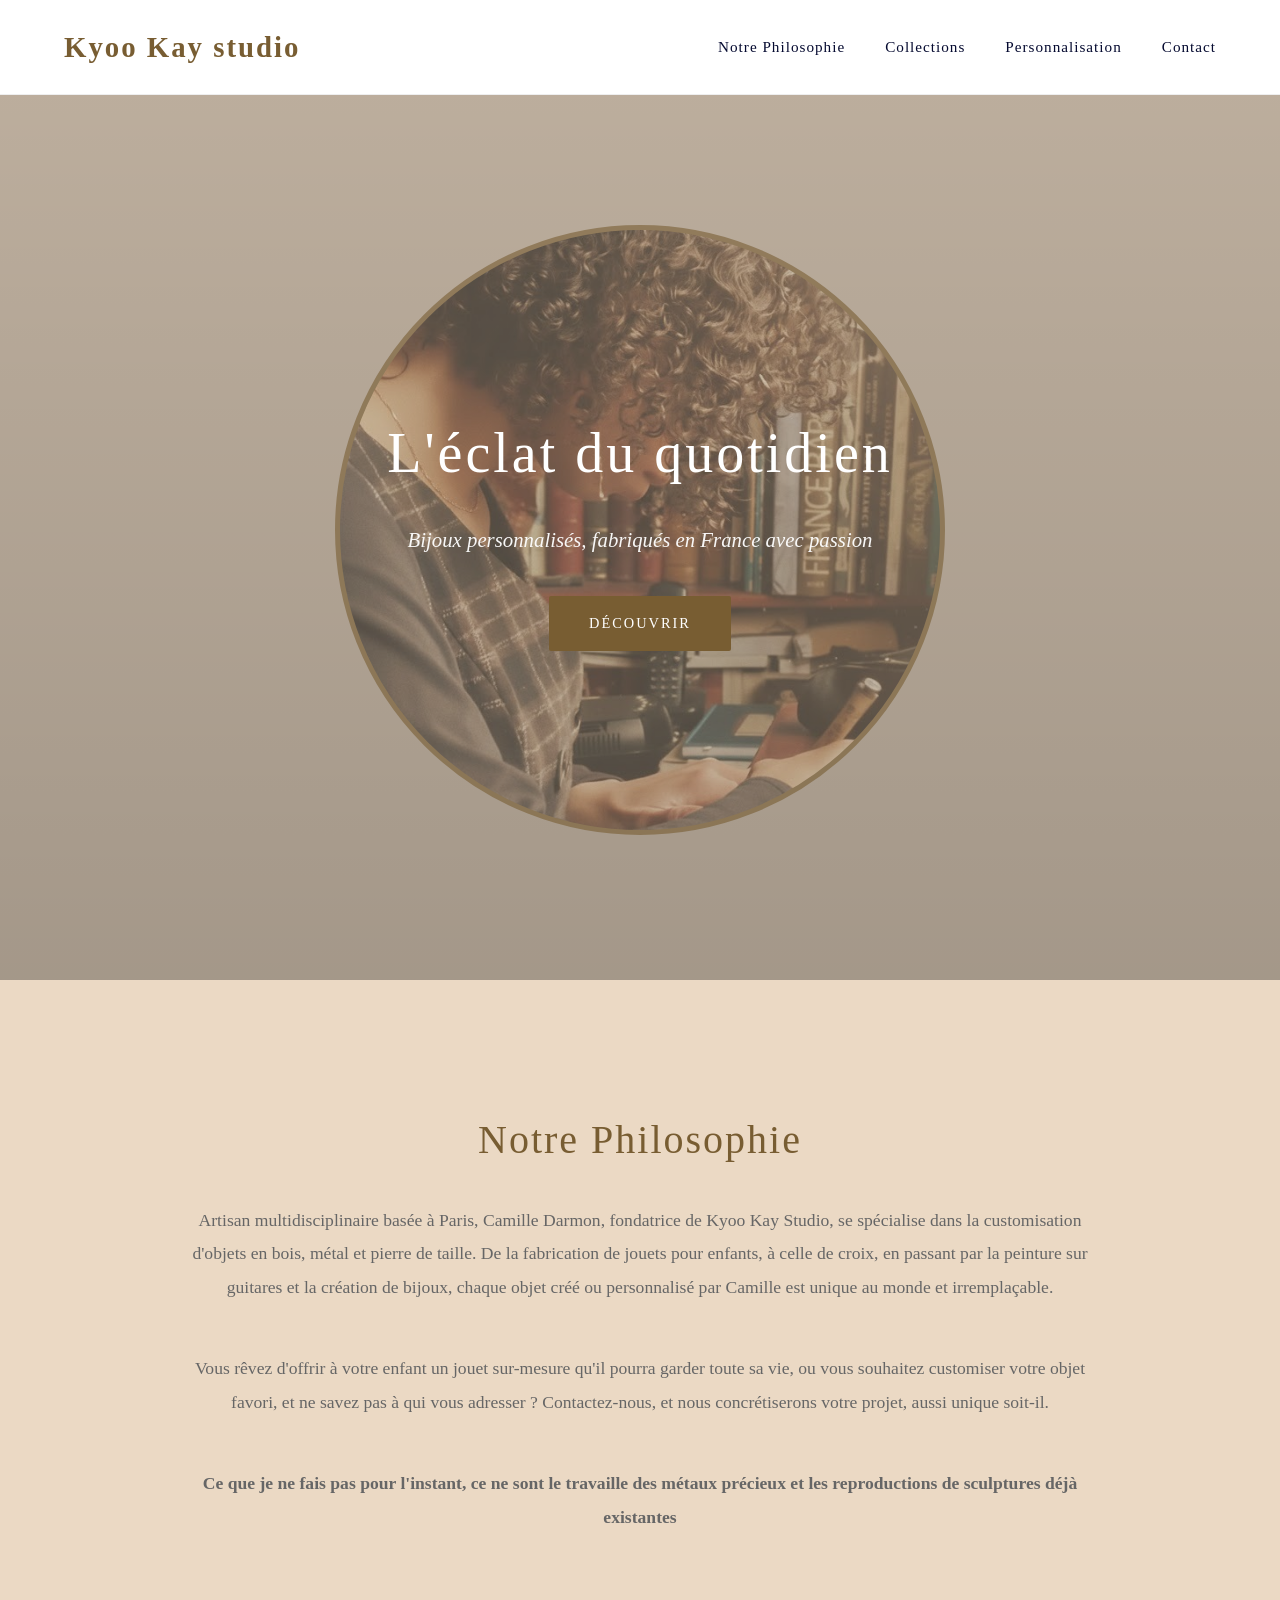
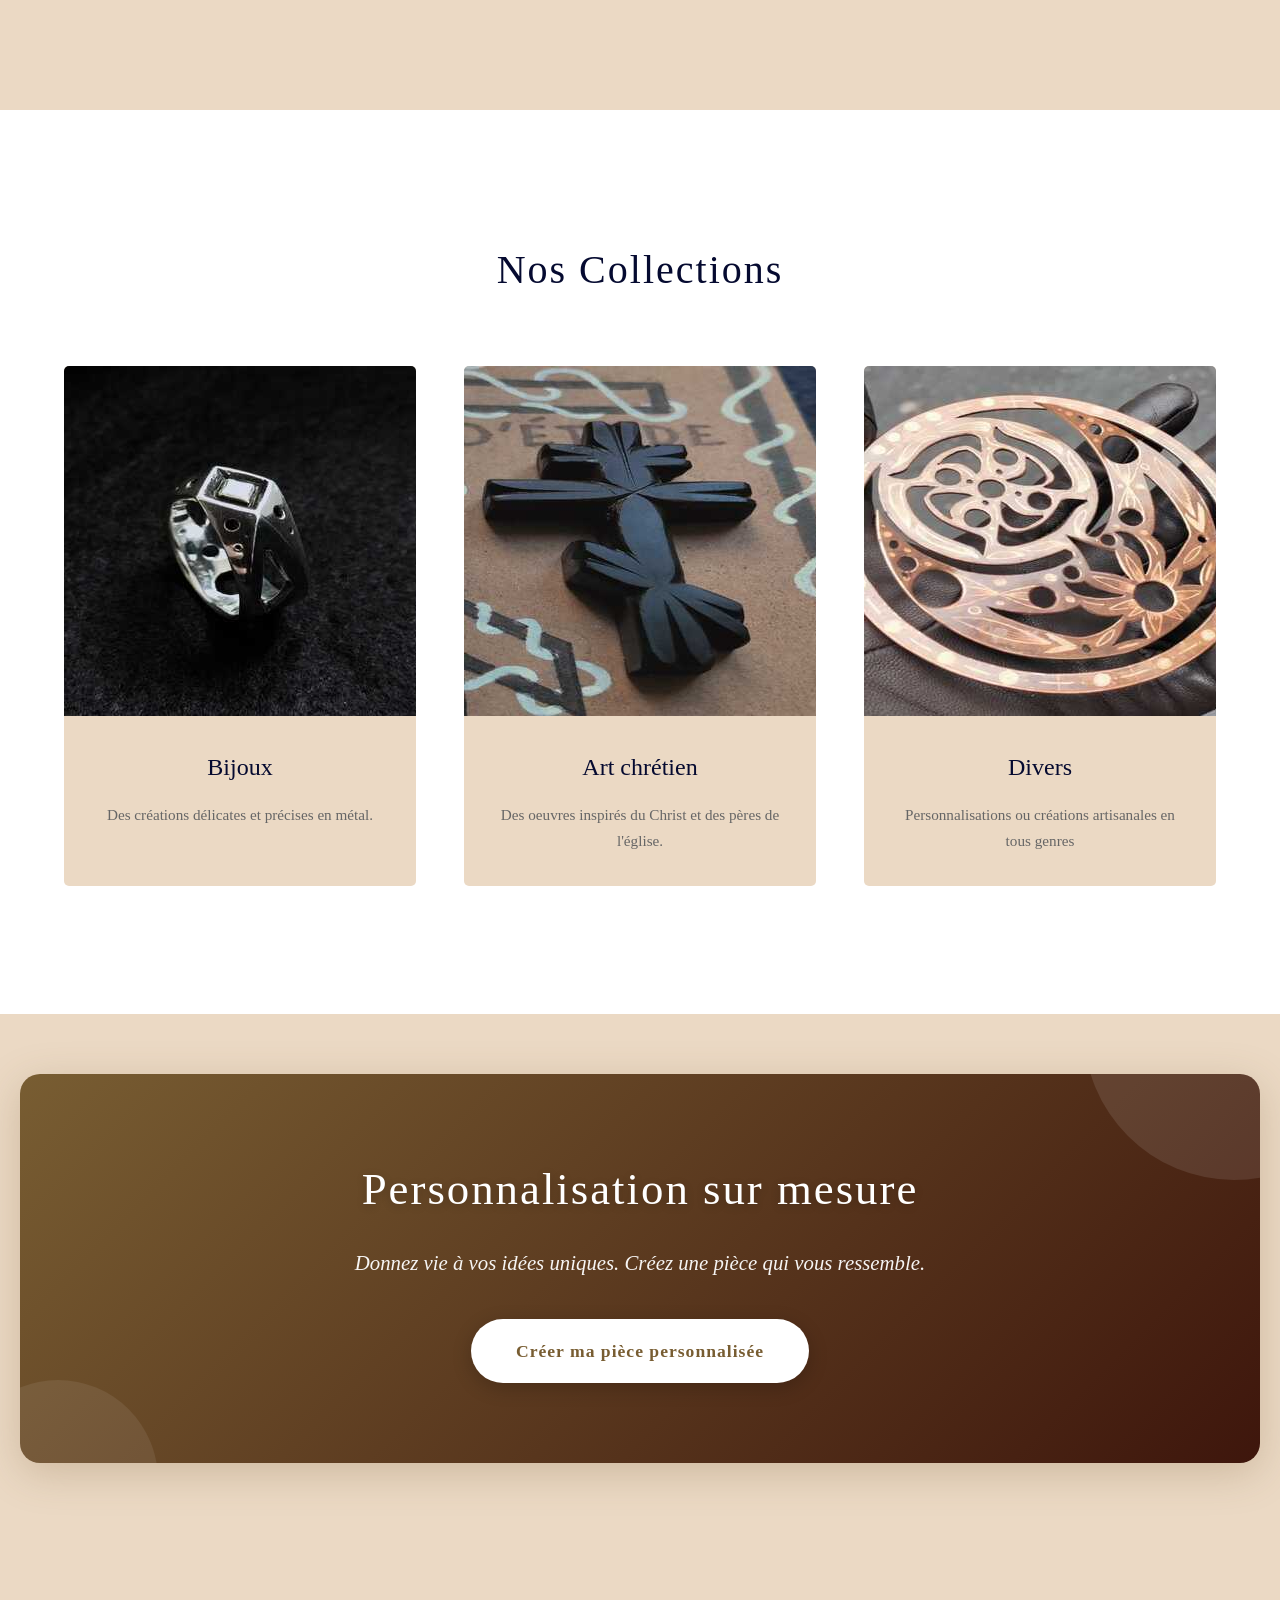
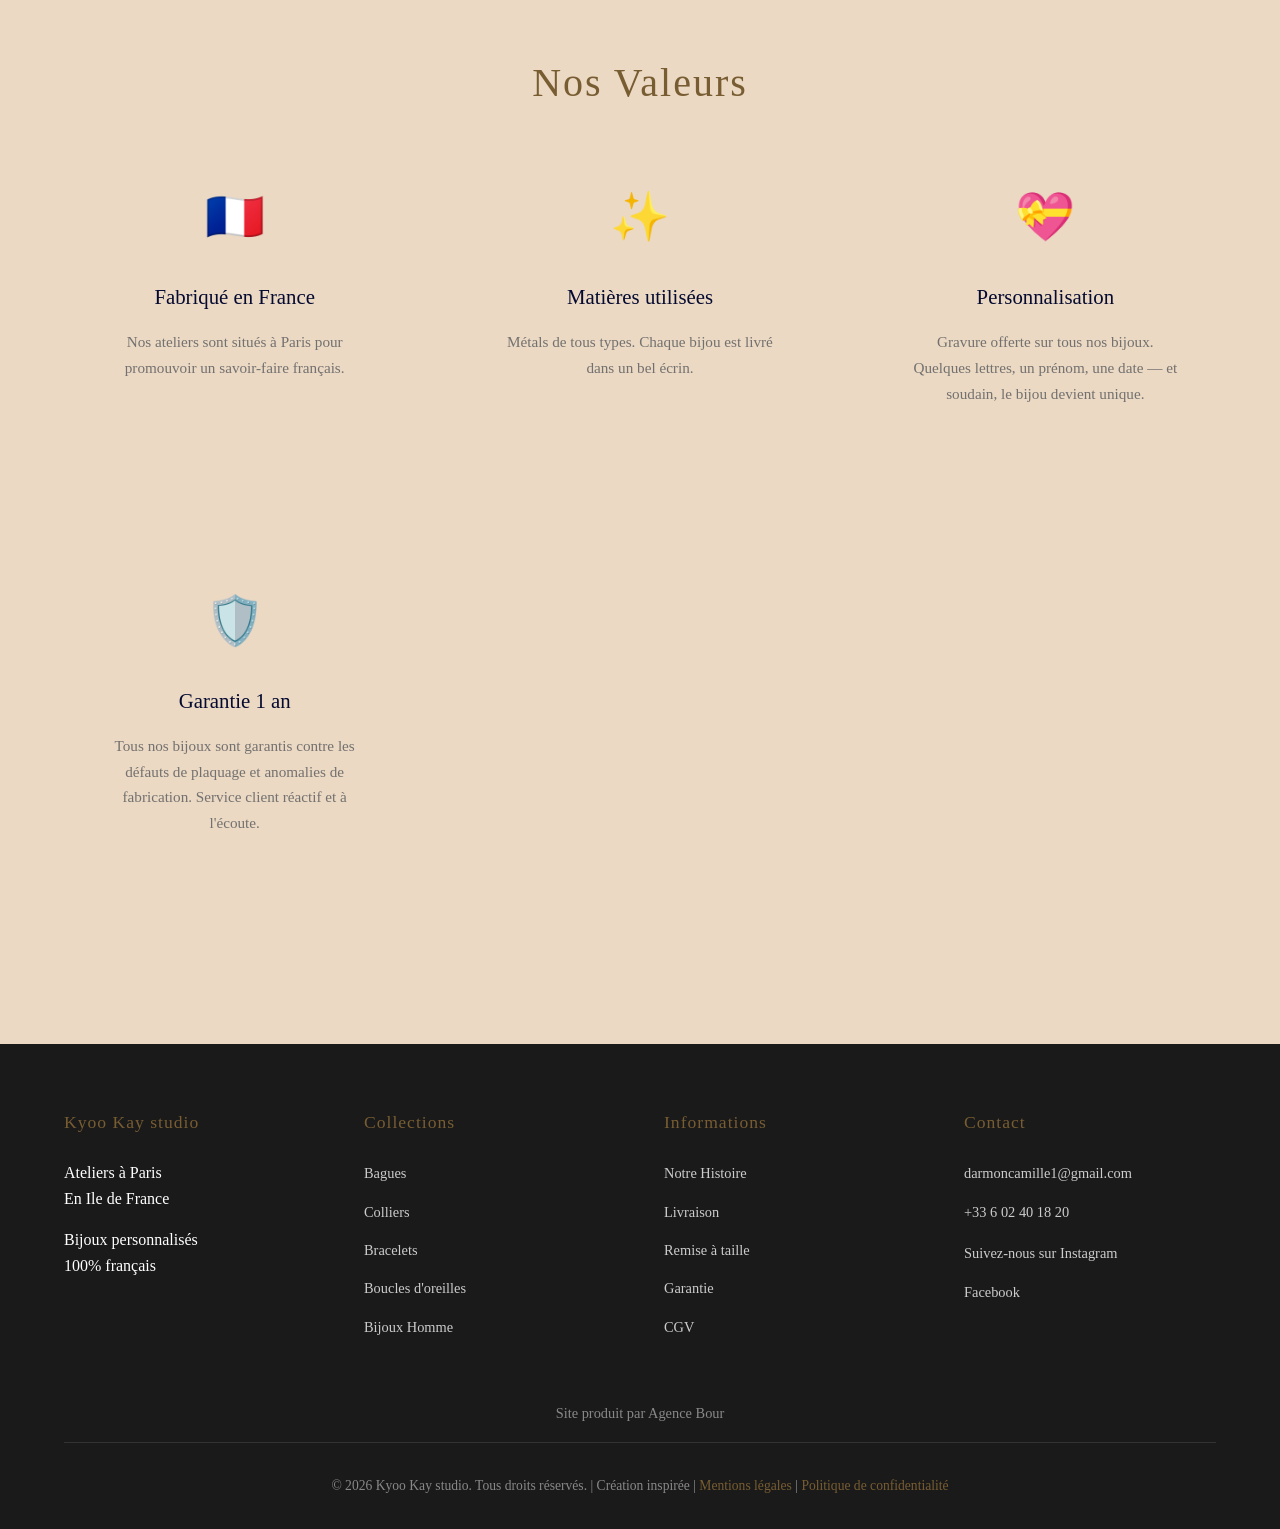
<file: index.html>
<!DOCTYPE html>
<html lang="fr" id="top">
<head>
    <meta charset="UTF-8">
    <meta name="viewport" content="width=device-width, initial-scale=1.0">
    <title>Kyoo Kay studio - Bijoux personnalisés 100% français</title>
    <link rel="stylesheet" href="style.css">
</head>
<body>
    <header>
        <nav>
            <a href="#top" class="logo">Kyoo Kay studio</a>
            <ul class="nav-links">
                <li><a href="#about">Notre Philosophie</a></li>
                <li><a href="#collections">Collections</a></li>
                <li><a href="#personnalisation">Personnalisation</a></li>
                <li><a href="#contact">Contact</a></li>
            </ul>
        </nav>
    </header>

    <section class="hero">
        <div class="hero-content">
            <h1>L'éclat du quotidien</h1>
            <p>Bijoux personnalisés, fabriqués en France avec passion</p>
            <a href="#collections" class="cta-button">DÉCOUVRIR</a>
        </div>
    </section>

    <section class="about" id="about">
        <h2>Notre Philosophie</h2>
        <p>Artisan multidisciplinaire basée à Paris, Camille Darmon, fondatrice de Kyoo Kay Studio, se spécialise dans la customisation d'objets en bois, métal et pierre de taille. De la fabrication de jouets pour enfants, à celle de croix, en passant par la peinture sur guitares et la création de bijoux, chaque objet créé ou personnalisé par Camille est unique au monde et irremplaçable.</p>
        <p>Vous rêvez d'offrir à votre enfant un jouet sur-mesure qu'il pourra garder toute sa vie, ou vous souhaitez customiser votre objet favori, et ne savez pas à qui vous adresser ? Contactez-nous, et nous concrétiserons votre projet, aussi unique soit-il.</p>
        <p><strong>Ce que je ne fais pas pour l'instant, ce ne sont le travaille des métaux précieux et les reproductions de sculptures déjà existantes</strong></p>
    </section>

  <section class="collections" id="collections">
    <h2>Nos Collections</h2>
    <div class="grid">

<!-- Carte 1 : Bijoux -->
<a href="bijoux.html" class="card">
    <div class="card-image">
        <img src="Bijoux.jpg" alt="Bagues en or">
    </div>
    <div class="card-content">
        <h3>Bijoux</h3>
        <p>Des créations délicates et précises en métal.</p>
    </div>
</a>

<!-- Carte 2 : Art chrétien -->
<a href="art chretient.html" class="card">
    <div class="card-image">
        <img src="Art chrétien.jpg" alt="Colliers personnalisés">
    </div>
    <div class="card-content">
        <h3>Art chrétien</h3>
        <p>Des oeuvres inspirés du Christ et des pères de l'église.</p>
    </div>
</a>

<!-- Carte 3 : Personnalisation -->
<a href="creations diverses.html" class="card">
    <div class="card-image">
        <img src="Personnalisation.jpg" alt="Bracelets élégants">
    </div>
    <div class="card-content">
        <h3>Divers</h3>
        <p>Personnalisations ou créations artisanales en tous genres</p>
    </div>
</a>    </div>
</section>

<section class="personalisation-banner" id="personnalisation">
    <div class="container">
        <div class="personalisation-content">
            <h2>Personnalisation sur mesure</h2>
            <p>Donnez vie à vos idées uniques. Créez une pièce qui vous ressemble.</p>
            <a href="creation-personalisée.html" class="btn-personalisation">Créer ma pièce personnalisée</a>
        </div>
    </div>
</section>

    <section class="about" id="about">
        <h2>Nos Valeurs</h2>
        <div class="values-grid">
            <div class="value-item">
                <div class="icon">🇫🇷</div>
                <h3>Fabriqué en France</h3>
                <p>Nos ateliers sont situés à Paris pour promouvoir un savoir-faire français.</p>
            </div>
            <div class="value-item">
                <div class="icon">✨</div>
                <h3>Matières utilisées</h3>
                <p>Métals de tous types. Chaque bijou est livré dans un bel écrin.</p>
            </div>
            <div class="value-item">
                <div class="icon">💝</div>
                <h3>Personnalisation</h3>
                <p>Gravure offerte sur tous nos bijoux. Quelques lettres, un prénom, une date — et soudain, le bijou devient unique.</p>
            </div>
            <div class="value-item">
                <div class="icon">🛡️</div>
                <h3>Garantie 1 an</h3>
                <p>Tous nos bijoux sont garantis contre les défauts de plaquage et anomalies de fabrication. Service client réactif et à l'écoute.</p>
            </div>
        </div>
    </section>

    <footer id="contact">
    <div class="footer-content">
        <div class="footer-section">
            <h4>Kyoo Kay studio</h4>
            <p>Ateliers à Paris<br>En Ile de France</p>
            <p style="margin-top: 1rem;">Bijoux personnalisés<br>100% français</p>
        </div>
        <div class="footer-section">
            <h4>Collections</h4>
            <ul>
                <li><a href="#">Bagues</a></li>
                <li><a href="#">Colliers</a></li>
                <li><a href="#">Bracelets</a></li>
                <li><a href="#">Boucles d'oreilles</a></li>
                <li><a href="#">Bijoux Homme</a></li>
            </ul>
        </div>
        <div class="footer-section">
            <h4>Informations</h4>
            <ul>
                <li><a href="#">Notre Histoire</a></li>
                <li><a href="#">Livraison</a></li>
                <li><a href="#">Remise à taille</a></li>
                <li><a href="#">Garantie</a></li>
                <li><a href="#">CGV</a></li>
            </ul>
        </div>
        <div class="footer-section">
            <h4>Contact</h4>
            <ul>
                <li><a href="mailto:darmoncamille1@gmail.com">darmoncamille1@gmail.com</a></li>
                <li><a href="tel:+33602401820">+33 6 02 40 18 20</a></li>
                <li style="margin-top: 1rem;"><a href="https://www.instagram.com/kyoo_kay_studio?igsh=MXNzdXk1YzZ2azIwNQ==/" target="_blank">Suivez-nous sur Instagram</a></li>
                <li><a href="https://www.facebook.com/share/1KGaA2yYpN/" target="_blank">Facebook</a></li>
            </ul>
        </div>
    </div>
    
    <!-- Lien Agence Bour centré au-dessus du séparateur -->
    <div style="text-align: center; margin-top: 2rem; margin-bottom: 1rem;">
        <a href="https://agence-bour.com/" target="_blank" style="color: #888; font-size: 0.9rem; text-decoration: none;">Site produit par Agence Bour</a>
    </div>
    
    <div class="footer-bottom">
        <p>&copy; 2026 Kyoo Kay studio. Tous droits réservés. | Création inspirée | <a href="mentions-legales.html">Mentions légales</a> | <a href="politique-confidentialite.html">Politique de confidentialité</a></p>
    </div>
</footer>

    <script src="script.js"></script>
</body>
</html>
</file>
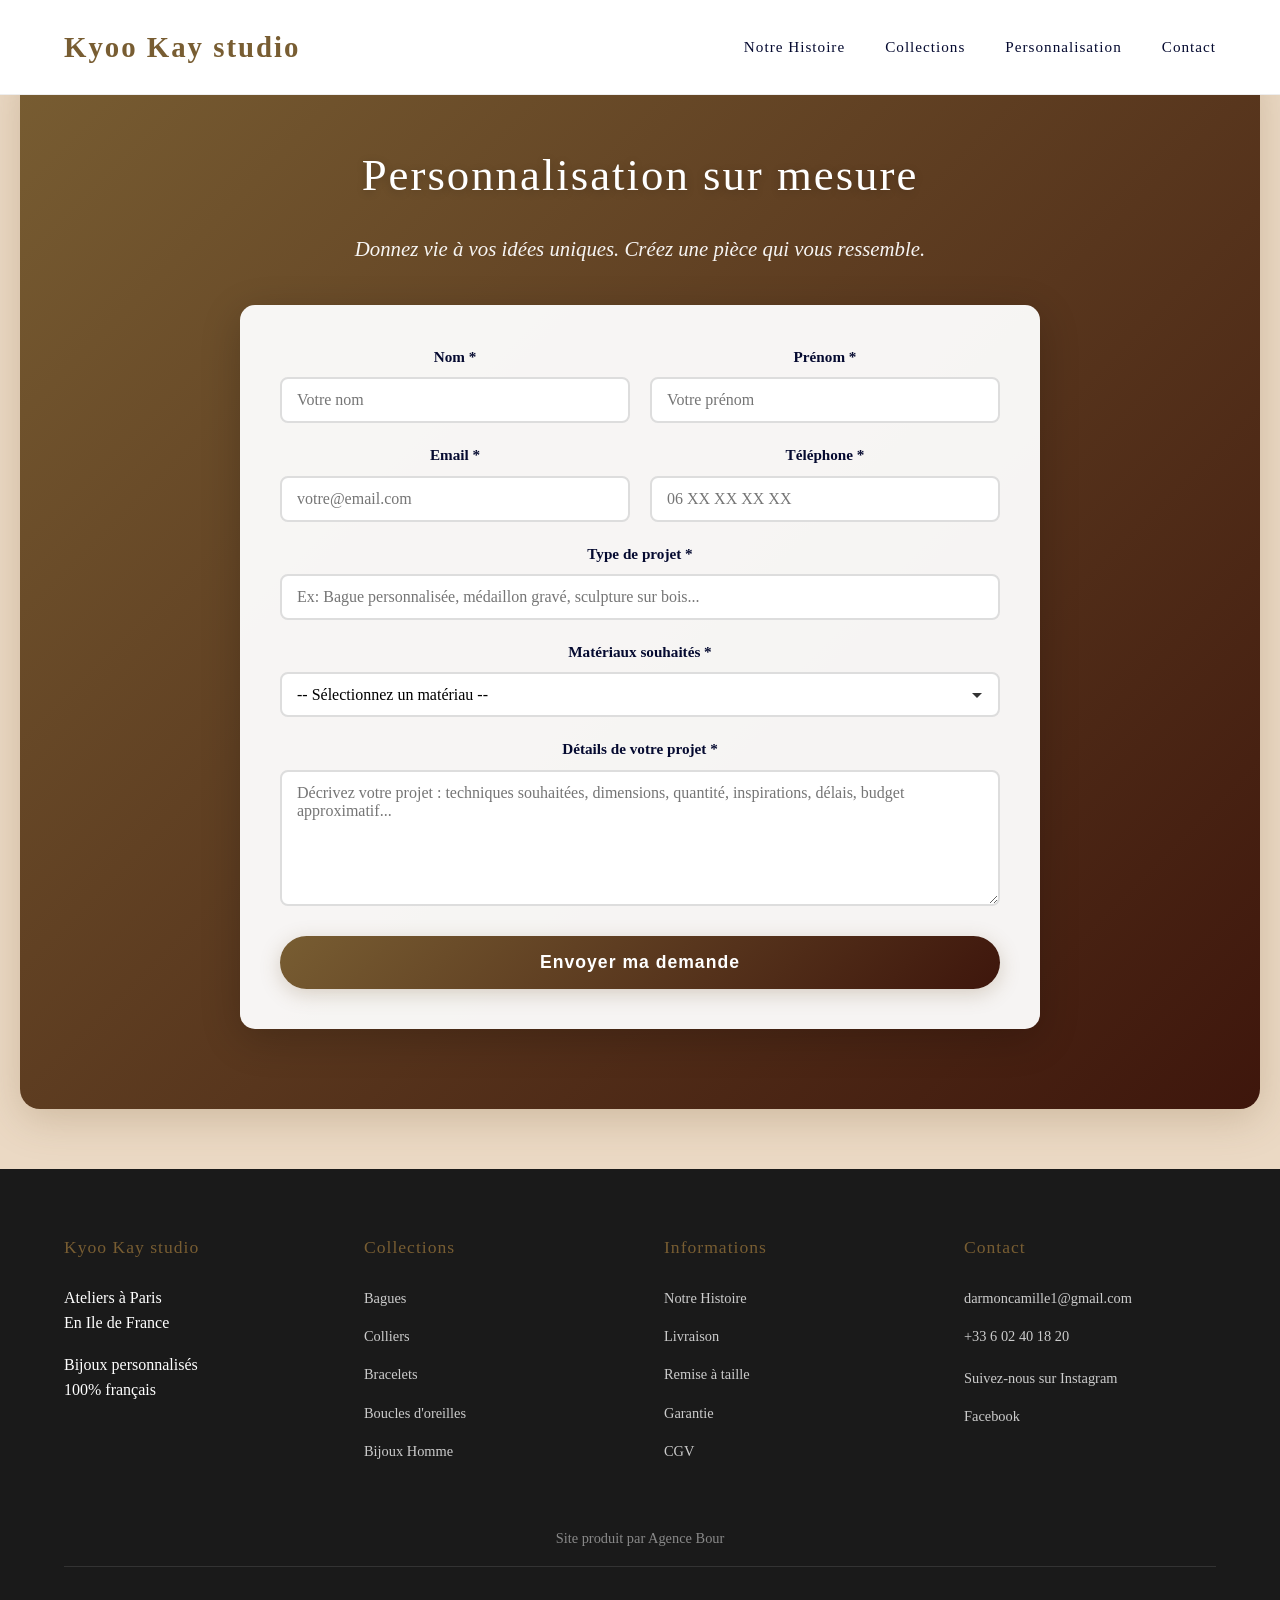
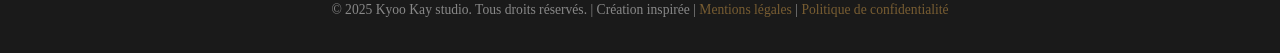
<file: creation-personalisée.html>
<!DOCTYPE html>
<html lang="fr">
<head>
    <meta charset="UTF-8">
    <meta name="viewport" content="width=device-width, initial-scale=1.0">
    <title>Kyoo Kay studio - Bijoux personnalisés 100% français</title>
    <link rel="stylesheet" href="style.css">
</head>
<body>
    <header>
        <nav>
            <a href="index.html" class="logo">Kyoo Kay studio</a>
            <ul class="nav-links">
                <li><a href="#about">Notre Histoire</a></li>
                <li><a href="#collections">Collections</a></li>
                <li><a href="#personnalisation">Personnalisation</a></li>
                <li><a href="#contact">Contact</a></li>
            </ul>
        </nav>
    </header>

<!-- Section Personnalisation avec Formulaire -->
<section class="personalisation-banner" id="personnalisation">
    <div class="container">
        <div class="personalisation-content">
            <h2>Personnalisation sur mesure</h2>
            <p>Donnez vie à vos idées uniques. Créez une pièce qui vous ressemble.</p>
            
            <!-- Formulaire Formspree -->
            <form action="https://formspree.io/f/xkojylbg" method="POST" class="form-personnalisation"><form action="https://formspree.io/f/xkojylbg" method="POST" class="form-personnalisation">
                
                <!-- Nom et Prénom -->
                <div class="form-row">
                    <div class="form-group">
                        <label for="nom">Nom *</label>
                        <input type="text" id="nom" name="nom" required placeholder="Votre nom">
                    </div>
                    <div class="form-group">
                        <label for="prenom">Prénom *</label>
                        <input type="text" id="prenom" name="prenom" required placeholder="Votre prénom">
                    </div>
                </div>

                <!-- Email et Téléphone -->
                <div class="form-row">
                    <div class="form-group">
                        <label for="email">Email *</label>
                        <input type="email" id="email" name="email" required placeholder="votre@email.com">
                    </div>
                    <div class="form-group">
                        <label for="telephone">Téléphone *</label>
                        <input type="tel" id="telephone" name="telephone" required placeholder="06 XX XX XX XX">
                    </div>
                </div>

                <!-- Type de projet -->
                <div class="form-group full-width">
                    <label for="type-projet">Type de projet *</label>
                    <input type="text" id="type-projet" name="type-projet" required placeholder="Ex: Bague personnalisée, médaillon gravé, sculpture sur bois...">
                </div>

                <!-- Matériaux (Menu déroulant) -->
                <div class="form-group full-width">
                    <label for="materiaux">Matériaux souhaités *</label>
                    <select id="materiaux" name="materiaux" required>
                        <option value="">-- Sélectionnez un matériau --</option>
                        <option value="Marbre">Marbre</option>
                        <option value="Bois">Bois</option>
                        <option value="Métal (non précieux)">Métal (non précieux)</option>
                        <option value="Autre">Autre (précisez dans les commentaires)</option>
                    </select>
                </div>

                <!-- Commentaires -->
                <div class="form-group full-width">
                    <label for="commentaire">Détails de votre projet *</label>
                    <textarea 
                        id="commentaire" 
                        name="commentaire" 
                        rows="6" 
                        required 
                        placeholder="Décrivez votre projet : techniques souhaitées, dimensions, quantité, inspirations, délais, budget approximatif..."></textarea>
                </div>

                <!-- Message de succès (caché par défaut) -->
                <div id="form-message" style="display: none;"></div>

                <!-- Bouton d'envoi -->
                <button type="submit" class="btn-submit">
                    <span>Envoyer ma demande</span>
                </button>

            </form>
        </div>
    </div>
</section>

    <footer>
    <div class="footer-content">
        <div class="footer-section">
            <h4>Kyoo Kay studio</h4>
            <p>Ateliers à Paris<br>En Ile de France</p>
            <p style="margin-top: 1rem;">Bijoux personnalisés<br>100% français</p>
        </div>
        <div class="footer-section">
            <h4>Collections</h4>
            <ul>
                <li><a href="#">Bagues</a></li>
                <li><a href="#">Colliers</a></li>
                <li><a href="#">Bracelets</a></li>
                <li><a href="#">Boucles d'oreilles</a></li>
                <li><a href="#">Bijoux Homme</a></li>
            </ul>
        </div>
        <div class="footer-section">
            <h4>Informations</h4>
            <ul>
                <li><a href="#">Notre Histoire</a></li>
                <li><a href="#">Livraison</a></li>
                <li><a href="#">Remise à taille</a></li>
                <li><a href="#">Garantie</a></li>
                <li><a href="#">CGV</a></li>
            </ul>
        </div>
        <div class="footer-section">
            <h4>Contact</h4>
            <ul>
                <li><a href="mailto:darmoncamille1@gmail.com">darmoncamille1@gmail.com</a></li>
                <li><a href="tel:+33602401820">+33 6 02 40 18 20</a></li>
                <li style="margin-top: 1rem;"><a href="https://www.instagram.com/kyoo_kay_studio?igsh=MXNzdXk1YzZ2azIwNQ==/" target="_blank">Suivez-nous sur Instagram</a></li>
                <li><a href="https://www.facebook.com/share/1KGaA2yYpN/" target="_blank">Facebook</a></li>
            </ul>
        </div>
    </div>
    
    <!-- Lien Agence Bour centré au-dessus du séparateur -->
    <div style="text-align: center; margin-top: 2rem; margin-bottom: 1rem;">
        <a href="https://agence-bour.com/" target="_blank" style="color: #888; font-size: 0.9rem; text-decoration: none;">Site produit par Agence Bour</a>
    </div>
    
    <div class="footer-bottom">
        <p>&copy; 2025 Kyoo Kay studio. Tous droits réservés. | Création inspirée | <a href="mentions-legales.html">Mentions légales</a> | <a href="politique-confidentialite.html">Politique de confidentialité</a></p>
    </div>
</footer>

    <script src="script.js"></script>
</body>
</html>
</file>
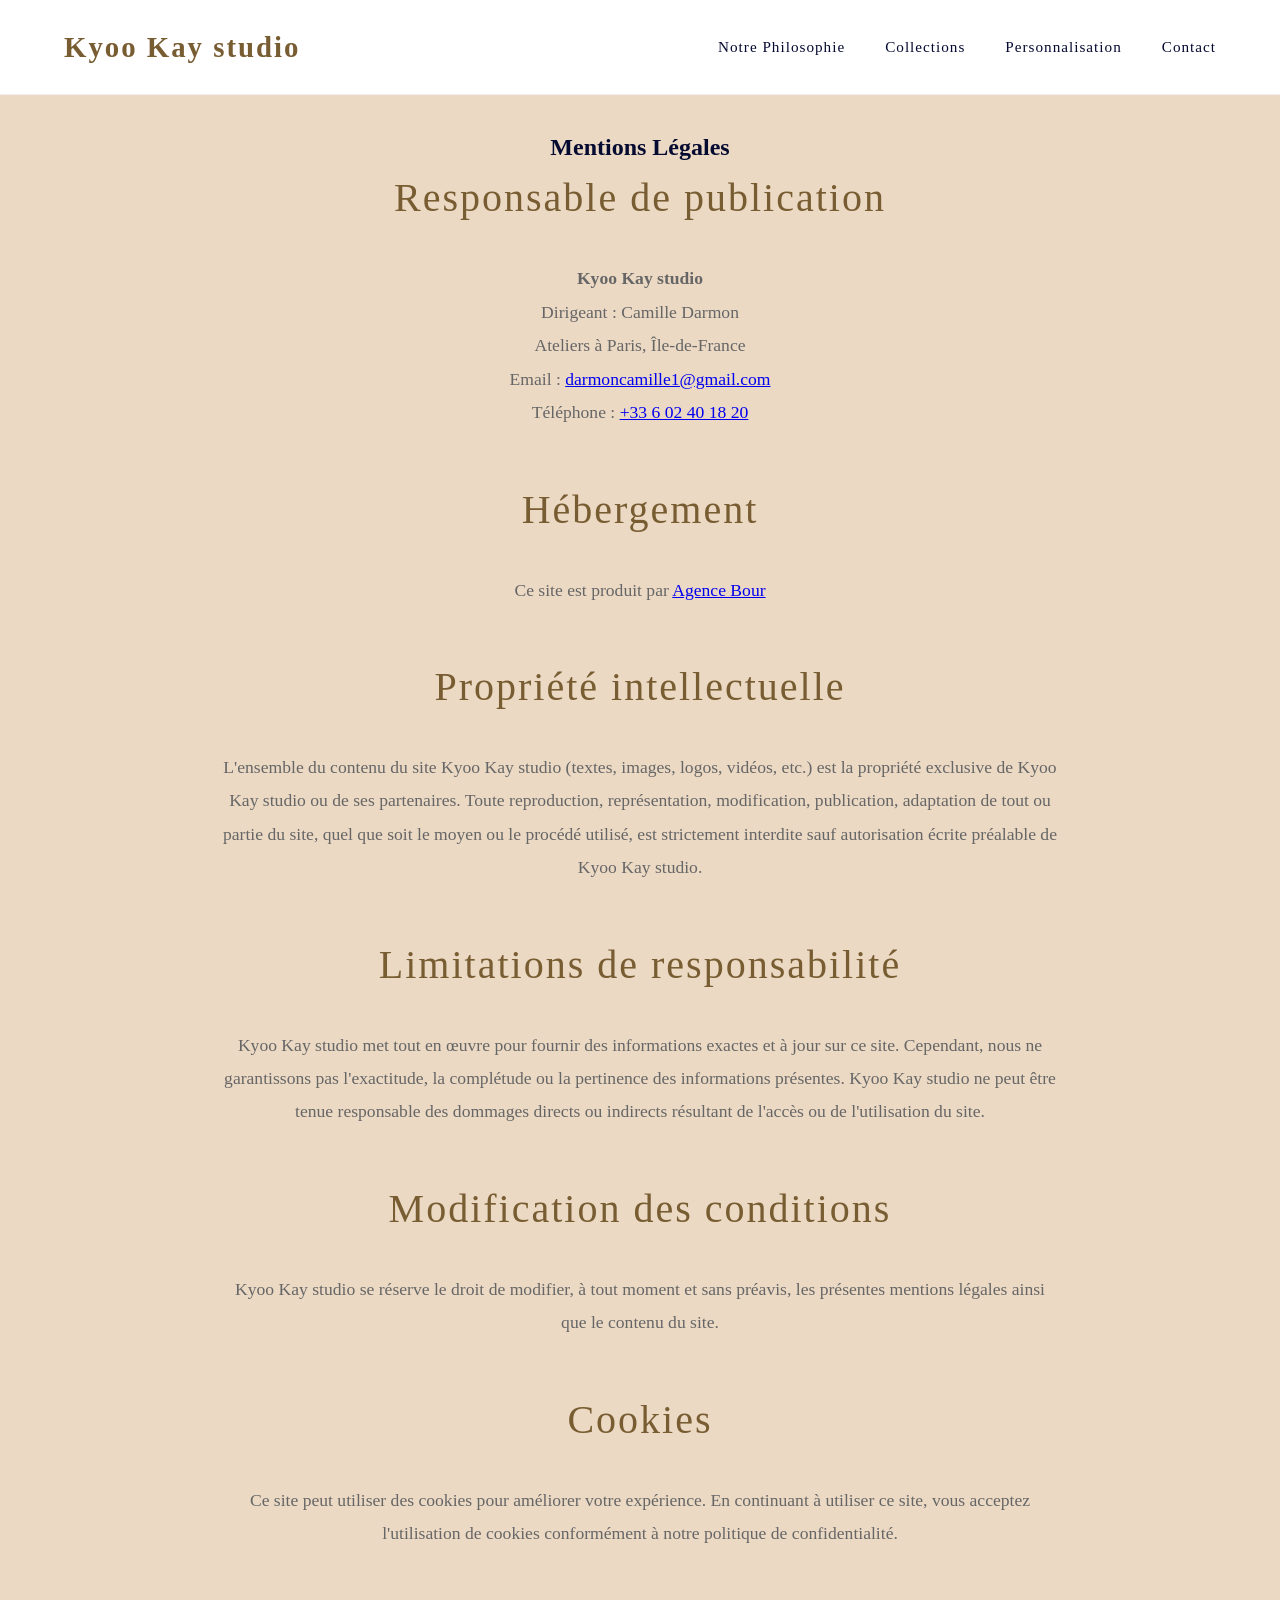
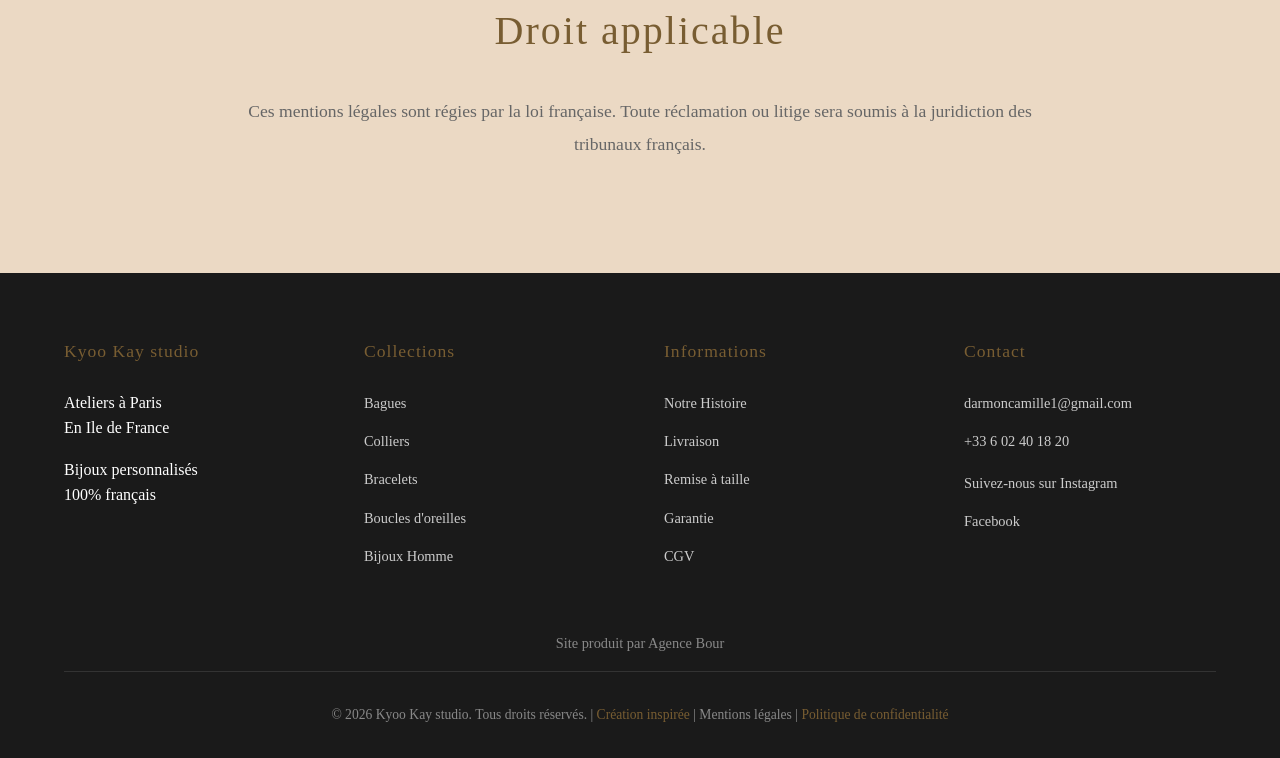
<file: mentions-legales.html>
<!DOCTYPE html>
<html lang="fr">
<head>
    <meta charset="UTF-8">
    <meta name="viewport" content="width=device-width, initial-scale=1.0">
    <title>Mentions Légales - Kyoo Kay studio</title>
    <link rel="stylesheet" href="style.css">
</head>
<body>
    <header>
        <nav>
            <a href="index.html" class="logo">Kyoo Kay studio</a>
            <ul class="nav-links">
                <li><a href="index.html#about">Notre Philosophie</a></li>
                <li><a href="index.html#collections">Collections</a></li>
                <li><a href="index.html#personnalisation">Personnalisation</a></li>
                <li><a href="index.html#contact">Contact</a></li>
            </ul>
        </nav>
    </header>

    <section class="about" style="max-width: 900px; margin: 2rem auto; padding: 2rem;">
        <h1 style="margin-top: 4rem;">Mentions Légales</h1>
        
        <h2>Responsable de publication</h2>
        <p><strong>Kyoo Kay studio</strong><br>
        Dirigeant : Camille Darmon<br>
        Ateliers à Paris, Île-de-France<br>
        Email : <a href="mailto:darmoncamille1@gmail.com">darmoncamille1@gmail.com</a><br>
        Téléphone : <a href="tel:+33602401820">+33 6 02 40 18 20</a></p>

        <h2>Hébergement</h2>
        <p>Ce site est produit par <a href="https://agence-bour.com/" target="_blank">Agence Bour</a></p>

        <h2>Propriété intellectuelle</h2>
        <p>L'ensemble du contenu du site Kyoo Kay studio (textes, images, logos, vidéos, etc.) est la propriété exclusive de Kyoo Kay studio ou de ses partenaires. Toute reproduction, représentation, modification, publication, adaptation de tout ou partie du site, quel que soit le moyen ou le procédé utilisé, est strictement interdite sauf autorisation écrite préalable de Kyoo Kay studio.</p>

        <h2>Limitations de responsabilité</h2>
        <p>Kyoo Kay studio met tout en œuvre pour fournir des informations exactes et à jour sur ce site. Cependant, nous ne garantissons pas l'exactitude, la complétude ou la pertinence des informations présentes. Kyoo Kay studio ne peut être tenue responsable des dommages directs ou indirects résultant de l'accès ou de l'utilisation du site.</p>

        <h2>Modification des conditions</h2>
        <p>Kyoo Kay studio se réserve le droit de modifier, à tout moment et sans préavis, les présentes mentions légales ainsi que le contenu du site.</p>

        <h2>Cookies</h2>
        <p>Ce site peut utiliser des cookies pour améliorer votre expérience. En continuant à utiliser ce site, vous acceptez l'utilisation de cookies conformément à notre politique de confidentialité.</p>

        <h2>Droit applicable</h2>
        <p>Ces mentions légales sont régies par la loi française. Toute réclamation ou litige sera soumis à la juridiction des tribunaux français.</p>
    </section>

    <footer id="contact">
        <div class="footer-content">
            <div class="footer-section">
                <h4>Kyoo Kay studio</h4>
                <p>Ateliers à Paris<br>En Ile de France</p>
                <p style="margin-top: 1rem;">Bijoux personnalisés<br>100% français</p>
            </div>
            <div class="footer-section">
                <h4>Collections</h4>
                <ul>
                    <li><a href="#">Bagues</a></li>
                    <li><a href="#">Colliers</a></li>
                    <li><a href="#">Bracelets</a></li>
                    <li><a href="#">Boucles d'oreilles</a></li>
                    <li><a href="#">Bijoux Homme</a></li>
                </ul>
            </div>
            <div class="footer-section">
                <h4>Informations</h4>
                <ul>
                    <li><a href="#">Notre Histoire</a></li>
                    <li><a href="#">Livraison</a></li>
                    <li><a href="#">Remise à taille</a></li>
                    <li><a href="#">Garantie</a></li>
                    <li><a href="#">CGV</a></li>
                </ul>
            </div>
            <div class="footer-section">
                <h4>Contact</h4>
                <ul>
                    <li><a href="mailto:darmoncamille1@gmail.com">darmoncamille1@gmail.com</a></li>
                    <li><a href="tel:+33602401820">+33 6 02 40 18 20</a></li>
                    <li style="margin-top: 1rem;"><a href="https://www.instagram.com/kyoo_kay_studio?igsh=MXNzdXk1YzZ2azIwNQ==/" target="_blank">Suivez-nous sur Instagram</a></li>
                    <li><a href="https://www.facebook.com/share/1KGaA2yYpN/" target="_blank">Facebook</a></li>
                </ul>
            </div>
        </div>
        
        <div style="text-align: center; margin-top: 2rem; margin-bottom: 1rem;">
            <a href="https://agence-bour.com/" target="_blank" style="color: #888; font-size: 0.9rem; text-decoration: none;">Site produit par Agence Bour</a>
        </div>
        
        <div class="footer-bottom">
            <p>&copy; 2026 Kyoo Kay studio. Tous droits réservés. | <a href="index.html">Création inspirée</a> | Mentions légales | <a href="politique-confidentialite.html">Politique de confidentialité</a></p>
        </div>
    </footer>

    <script src="script.js"></script>
</body>
</html>
</file>
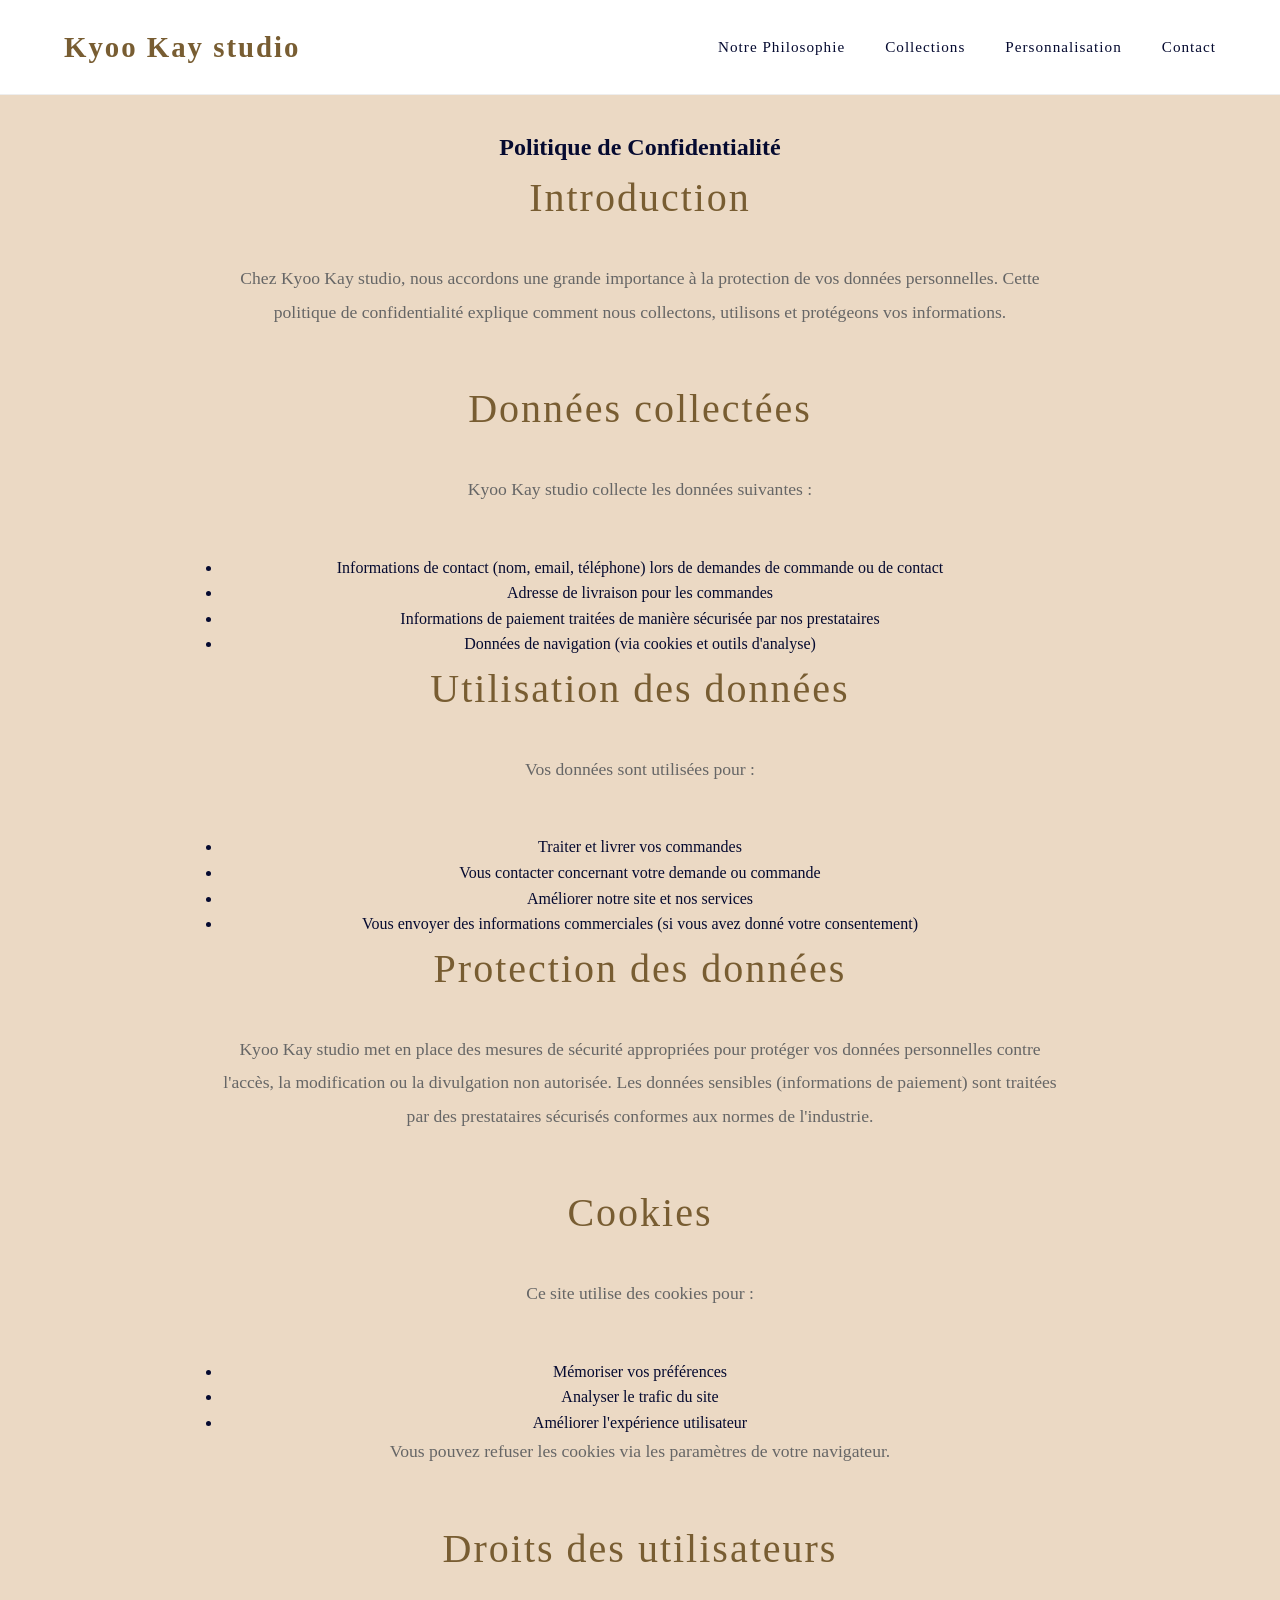
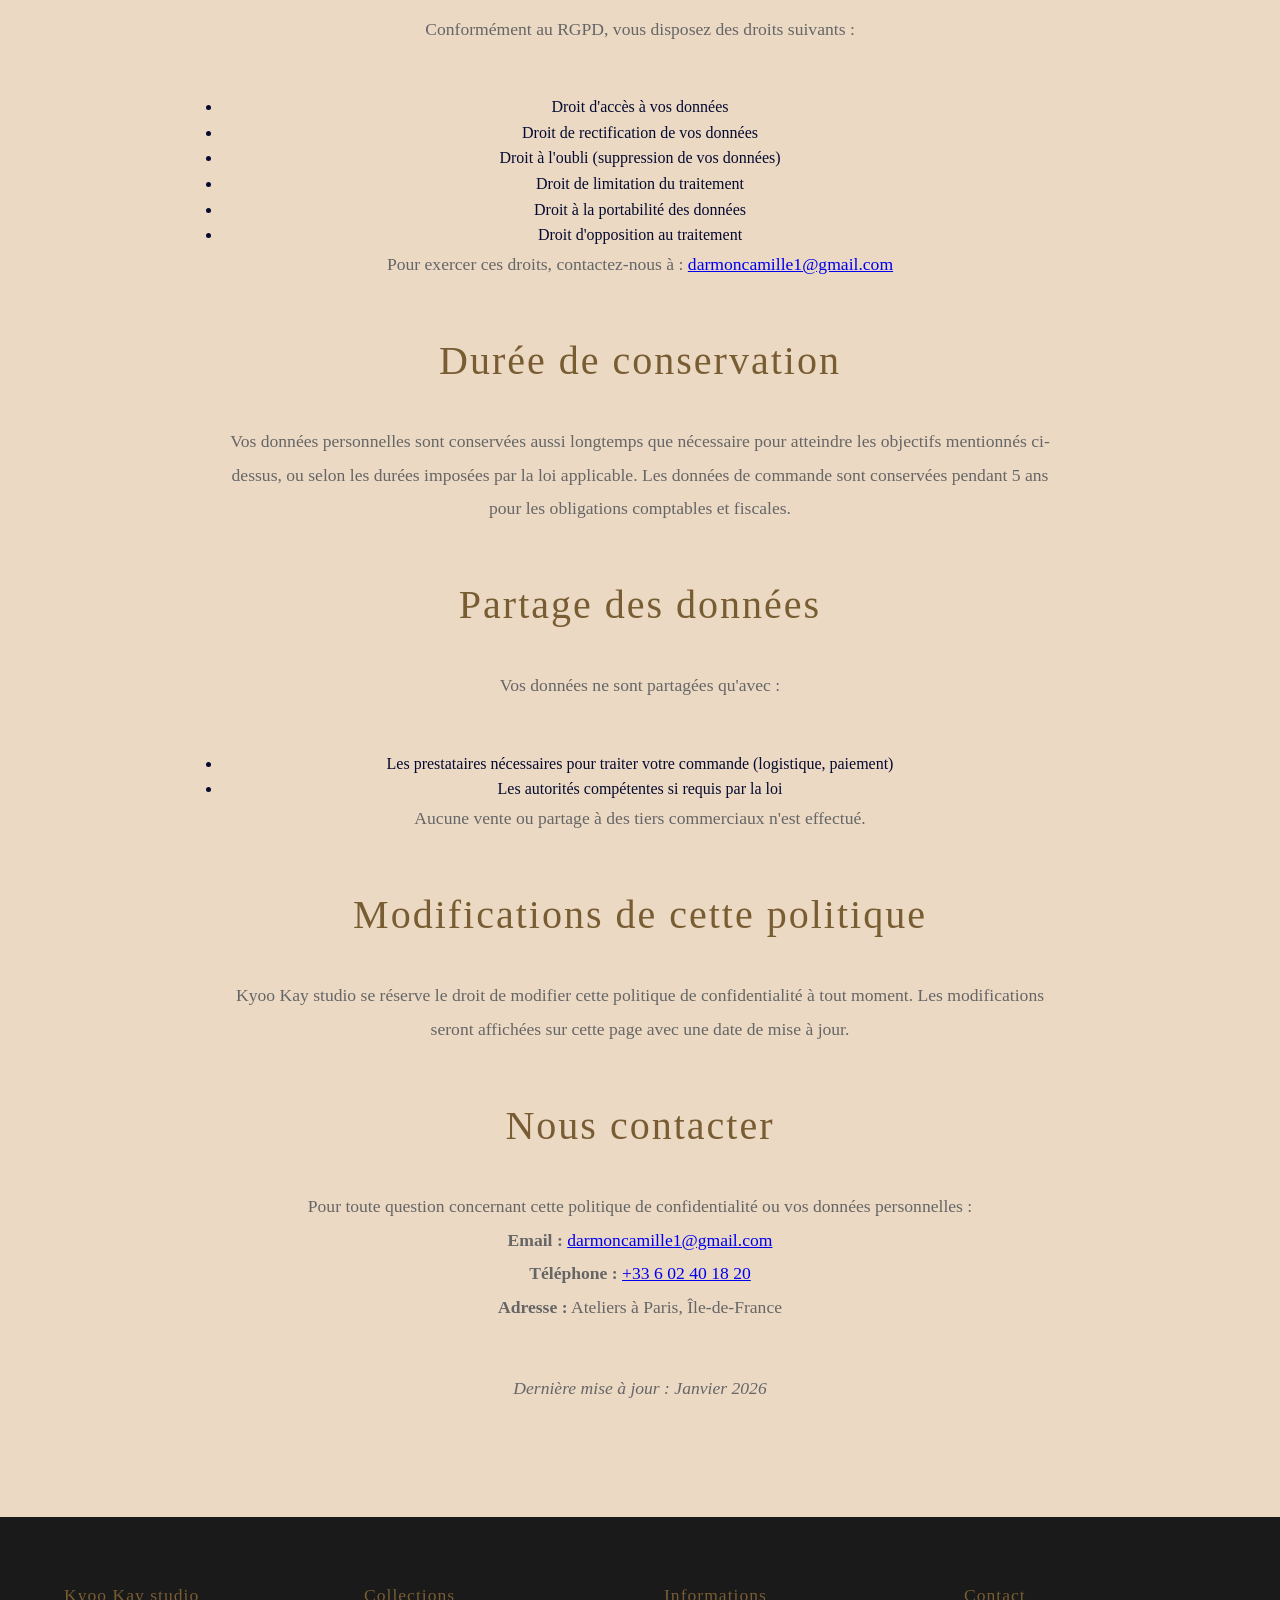
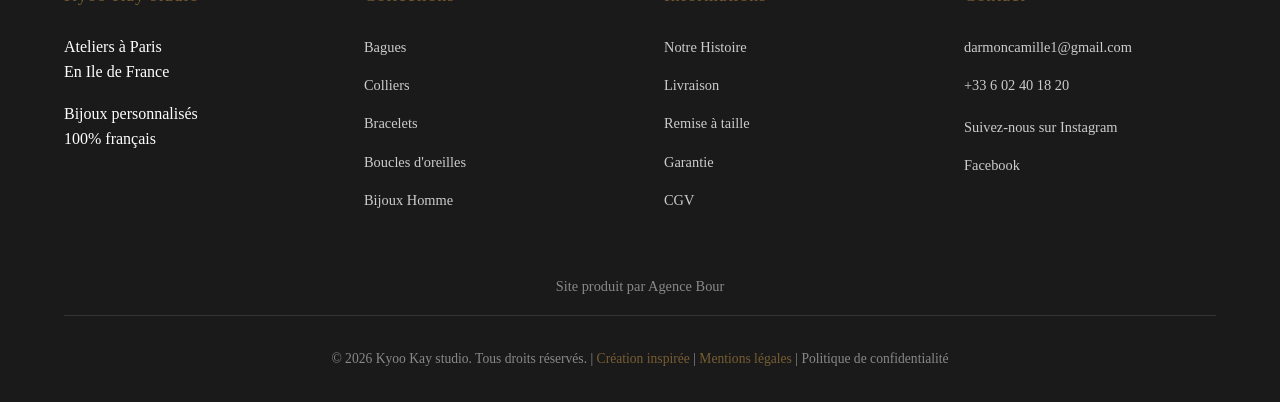
<file: politique-confidentialite.html>
<!DOCTYPE html>
<html lang="fr">
<head>
    <meta charset="UTF-8">
    <meta name="viewport" content="width=device-width, initial-scale=1.0">
    <title>Politique de Confidentialité - Kyoo Kay studio</title>
    <link rel="stylesheet" href="style.css">
</head>
<body>
    <header>
        <nav>
            <a href="index.html" class="logo">Kyoo Kay studio</a>
            <ul class="nav-links">
                <li><a href="index.html#about">Notre Philosophie</a></li>
                <li><a href="index.html#collections">Collections</a></li>
                <li><a href="index.html#personnalisation">Personnalisation</a></li>
                <li><a href="index.html#contact">Contact</a></li>
            </ul>
        </nav>
    </header>

    <section class="about" style="max-width: 900px; margin: 2rem auto; padding: 2rem;">
        <h1 style="margin-top: 4rem;">Politique de Confidentialité</h1>
        
        <h2>Introduction</h2>
        <p>Chez Kyoo Kay studio, nous accordons une grande importance à la protection de vos données personnelles. Cette politique de confidentialité explique comment nous collectons, utilisons et protégeons vos informations.</p>

        <h2>Données collectées</h2>
        <p>Kyoo Kay studio collecte les données suivantes :</p>
        <ul>
            <li>Informations de contact (nom, email, téléphone) lors de demandes de commande ou de contact</li>
            <li>Adresse de livraison pour les commandes</li>
            <li>Informations de paiement traitées de manière sécurisée par nos prestataires</li>
            <li>Données de navigation (via cookies et outils d'analyse)</li>
        </ul>

        <h2>Utilisation des données</h2>
        <p>Vos données sont utilisées pour :</p>
        <ul>
            <li>Traiter et livrer vos commandes</li>
            <li>Vous contacter concernant votre demande ou commande</li>
            <li>Améliorer notre site et nos services</li>
            <li>Vous envoyer des informations commerciales (si vous avez donné votre consentement)</li>
        </ul>

        <h2>Protection des données</h2>
        <p>Kyoo Kay studio met en place des mesures de sécurité appropriées pour protéger vos données personnelles contre l'accès, la modification ou la divulgation non autorisée. Les données sensibles (informations de paiement) sont traitées par des prestataires sécurisés conformes aux normes de l'industrie.</p>

        <h2>Cookies</h2>
        <p>Ce site utilise des cookies pour :</p>
        <ul>
            <li>Mémoriser vos préférences</li>
            <li>Analyser le trafic du site</li>
            <li>Améliorer l'expérience utilisateur</li>
        </ul>
        <p>Vous pouvez refuser les cookies via les paramètres de votre navigateur.</p>

        <h2>Droits des utilisateurs</h2>
        <p>Conformément au RGPD, vous disposez des droits suivants :</p>
        <ul>
            <li>Droit d'accès à vos données</li>
            <li>Droit de rectification de vos données</li>
            <li>Droit à l'oubli (suppression de vos données)</li>
            <li>Droit de limitation du traitement</li>
            <li>Droit à la portabilité des données</li>
            <li>Droit d'opposition au traitement</li>
        </ul>
        <p>Pour exercer ces droits, contactez-nous à : <a href="mailto:darmoncamille1@gmail.com">darmoncamille1@gmail.com</a></p>

        <h2>Durée de conservation</h2>
        <p>Vos données personnelles sont conservées aussi longtemps que nécessaire pour atteindre les objectifs mentionnés ci-dessus, ou selon les durées imposées par la loi applicable. Les données de commande sont conservées pendant 5 ans pour les obligations comptables et fiscales.</p>

        <h2>Partage des données</h2>
        <p>Vos données ne sont partagées qu'avec :</p>
        <ul>
            <li>Les prestataires nécessaires pour traiter votre commande (logistique, paiement)</li>
            <li>Les autorités compétentes si requis par la loi</li>
        </ul>
        <p>Aucune vente ou partage à des tiers commerciaux n'est effectué.</p>

        <h2>Modifications de cette politique</h2>
        <p>Kyoo Kay studio se réserve le droit de modifier cette politique de confidentialité à tout moment. Les modifications seront affichées sur cette page avec une date de mise à jour.</p>

        <h2>Nous contacter</h2>
        <p>Pour toute question concernant cette politique de confidentialité ou vos données personnelles :<br>
        <strong>Email :</strong> <a href="mailto:darmoncamille1@gmail.com">darmoncamille1@gmail.com</a><br>
        <strong>Téléphone :</strong> <a href="tel:+33602401820">+33 6 02 40 18 20</a><br>
        <strong>Adresse :</strong> Ateliers à Paris, Île-de-France</p>

        <p style="margin-top: 2rem; font-style: italic; color: #666;">Dernière mise à jour : Janvier 2026</p>
    </section>

    <footer id="contact">
        <div class="footer-content">
            <div class="footer-section">
                <h4>Kyoo Kay studio</h4>
                <p>Ateliers à Paris<br>En Ile de France</p>
                <p style="margin-top: 1rem;">Bijoux personnalisés<br>100% français</p>
            </div>
            <div class="footer-section">
                <h4>Collections</h4>
                <ul>
                    <li><a href="#">Bagues</a></li>
                    <li><a href="#">Colliers</a></li>
                    <li><a href="#">Bracelets</a></li>
                    <li><a href="#">Boucles d'oreilles</a></li>
                    <li><a href="#">Bijoux Homme</a></li>
                </ul>
            </div>
            <div class="footer-section">
                <h4>Informations</h4>
                <ul>
                    <li><a href="#">Notre Histoire</a></li>
                    <li><a href="#">Livraison</a></li>
                    <li><a href="#">Remise à taille</a></li>
                    <li><a href="#">Garantie</a></li>
                    <li><a href="#">CGV</a></li>
                </ul>
            </div>
            <div class="footer-section">
                <h4>Contact</h4>
                <ul>
                    <li><a href="mailto:darmoncamille1@gmail.com">darmoncamille1@gmail.com</a></li>
                    <li><a href="tel:+33602401820">+33 6 02 40 18 20</a></li>
                    <li style="margin-top: 1rem;"><a href="https://www.instagram.com/kyoo_kay_studio?igsh=MXNzdXk1YzZ2azIwNQ==/" target="_blank">Suivez-nous sur Instagram</a></li>
                    <li><a href="https://www.facebook.com/share/1KGaA2yYpN/" target="_blank">Facebook</a></li>
                </ul>
            </div>
        </div>
        
        <div style="text-align: center; margin-top: 2rem; margin-bottom: 1rem;">
            <a href="https://agence-bour.com/" target="_blank" style="color: #888; font-size: 0.9rem; text-decoration: none;">Site produit par Agence Bour</a>
        </div>
        
        <div class="footer-bottom">
            <p>&copy; 2026 Kyoo Kay studio. Tous droits réservés. | <a href="index.html">Création inspirée</a> | <a href="mentions-legales.html">Mentions légales</a> | Politique de confidentialité</p>
        </div>
    </footer>

    <script src="script.js"></script>
</body>
</html>
</file>
<file: style.css>
/* ===== Reset & Variables ===== */
* {
    margin: 0;
    padding: 0;
    box-sizing: border-box;
}

:root {
    --gold: #785D32; /* palette Gold */
    --dark: #050A30; /* Off-Navy */
    --light: #EBD9C4; /* Pale */
    --grey: #666;
    --accent: #3E160C; /* Rough / deep brown */
}

body {
    font-family: 'Georgia', serif;
    color: var(--dark);
    line-height: 1.6;
    overflow-x: hidden;
}

/* Smooth scrolling for anchor links */
html {
    scroll-behavior: smooth;
}

/* ===== Header ===== */
header {
    background: white;
    padding: 1.5rem 5%;
    position: fixed;
    width: 100%;
    top: 0;
    z-index: 1000;
    border-bottom: 1px solid #eee;
    transition: all 0.3s ease;
}

nav {
    display: flex;
    justify-content: space-between;
    align-items: center;
    max-width: 1400px;
    margin: 0 auto;
}

.logo {
    font-size: 1.8rem;
    font-weight: bold;
    color: var(--gold);
    letter-spacing: 2px;
    text-decoration: none;
    cursor: pointer;
    transition: color 0.3s;
}

.logo:hover {
    color: var(--accent);
}

.nav-links {
    display: flex;
    gap: 2.5rem;
    list-style: none;
}

.nav-links a {
    text-decoration: none;
    color: var(--dark);
    font-size: 0.95rem;
    letter-spacing: 1px;
    transition: color 0.3s;
}

.nav-links a:hover {
    color: var(--gold);
}

/* ===== Hero Section ===== */
.hero {
    height: 100vh;
    background: 
        linear-gradient(rgba(0,0,0,0.2), rgba(0,0,0,0.3)),
        url('data:image/svg+xml,<svg xmlns="http://www.w3.org/2000/svg" viewBox="0 0 1200 800"><rect fill="%23EBD9C4" width="1200" height="800"/></svg>');
    background-size: cover;
    background-position: center;
    display: flex;
    align-items: center;
    justify-content: center;
    text-align: center;
    margin-top: 80px;
    position: relative;
    overflow: hidden;
}

.hero::before {
    content: '';
    position: absolute;
    width: 600px;
    height: 600px;
    background: url('Camille.jpeg') center/cover;
    border-radius: 50%;
    top: 50%;
    left: 50%;
    transform: translate(-50%, -50%);
    z-index: 0;
    opacity: 0.6;
    border: 5px solid var(--gold);
}

.hero-content {
    color: white;
    max-width: 800px;
    padding: 0 20px;
    animation: fadeInUp 1s ease;
    position: relative;
    z-index: 1;
}

.hero h1 {
    font-size: 3.5rem;
    margin-bottom: 1.5rem;
    font-weight: 300;
    letter-spacing: 3px;
}

.hero p {
    font-size: 1.3rem;
    margin-bottom: 2.5rem;
    font-style: italic;
    opacity: 0.95;
}

.cta-button {
    display: inline-block;
    padding: 1rem 2.5rem;
    background: var(--gold);
    color: white;
    text-decoration: none;
    border-radius: 2px;
    transition: all 0.3s;
    letter-spacing: 2px;
    font-size: 0.9rem;
}

.cta-button:hover {
    background: var(--accent);
    transform: translateY(-2px);
    box-shadow: 0 10px 25px rgba(120, 93, 50, 0.25);
}

/* ===== About Section ===== */
.about {
    padding: 8rem 5%;
    background: var(--light);
    text-align: center;
}

.about h2 {
    font-size: 2.5rem;
    margin-bottom: 2rem;
    color: var(--gold);
    font-weight: 300;
    letter-spacing: 2px;
}

.about p {
    max-width: 900px;
    margin: 0 auto 3rem;
    font-size: 1.1rem;
    line-height: 1.9;
    color: var(--grey);
}

/* ===== Collections Grid ===== */
.collections {
    padding: 8rem 5%;
    background: white;
}

.collections h2 {
    text-align: center;
    font-size: 2.5rem;
    margin-bottom: 4rem;
    color: var(--dark);
    font-weight: 300;
    letter-spacing: 2px;
}

.grid {
    display: grid;
    grid-template-columns: repeat(auto-fit, minmax(300px, 1fr));
    gap: 3rem;
    max-width: 1400px;
    margin: 0 auto;
}

.card {
    background: var(--light);
    border-radius: 5px;
    overflow: hidden;
    transition: transform 0.3s, box-shadow 0.3s;
    cursor: pointer;
    text-decoration: none;
}

.card:hover {
    transform: translateY(-10px);
    box-shadow: 0 15px 40px rgba(0,0,0,0.1);
}

.card-image {
    width: 100%;
    height: 350px;
    background: linear-gradient(135deg, var(--gold) 0%, var(--accent) 100%);
    display: flex;
    align-items: center;
    justify-content: center;
    font-size: 4rem;
    color: white;
}

.card-image img {
    width: 100%;
    height: 100%;
    object-fit: cover;
}

.card-content {
    padding: 2rem;
    text-align: center;
}

.card h3 {
    font-size: 1.5rem;
    margin-bottom: 1rem;
    color: var(--dark);
    font-weight: 400;
}

.card p {
    color: var(--grey);
    font-size: 0.95rem;
    line-height: 1.7;
}

/* ===== Section Personnalisation Banner ===== */
.personalisation-banner {
    background: linear-gradient(135deg, var(--gold) 0%, var(--accent) 100%);
    padding: 80px 5%;
    margin: 60px 20px;
    border-radius: 20px;
    text-align: center;
    box-shadow: 0 10px 40px rgba(120, 93, 50, 0.25);
    position: relative;
    overflow: hidden;
    scroll-margin-top: 100px;
}

.personalisation-banner::before {
    content: '';
    position: absolute;
    top: -50%;
    right: -10%;
    width: 300px;
    height: 300px;
    background: rgba(255, 255, 255, 0.1);
    border-radius: 50%;
    animation: float 6s ease-in-out infinite;
}

.personalisation-banner::after {
    content: '';
    position: absolute;
    bottom: -30%;
    left: -5%;
    width: 200px;
    height: 200px;
    background: rgba(255, 255, 255, 0.08);
    border-radius: 50%;
    animation: float 8s ease-in-out infinite reverse;
}

@keyframes float {
    0%, 100% { transform: translate(0, 0); }
    50% { transform: translate(20px, 20px); }
}

.personalisation-content {
    position: relative;
    z-index: 1;
    max-width: 800px;
    margin: 0 auto;
}

.personalisation-content h2 {
    font-size: 2.8rem;
    color: white;
    margin-bottom: 20px;
    font-weight: 300;
    letter-spacing: 2px;
    text-shadow: 0 2px 10px rgba(0, 0, 0, 0.2);
}

.personalisation-content p {
    font-size: 1.3rem;
    color: rgba(255, 255, 255, 0.95);
    margin-bottom: 40px;
    font-style: italic;
}

.btn-personalisation {
    display: inline-block;
    padding: 18px 45px;
    background: white;
    color: var(--gold);
    text-decoration: none;
    border-radius: 50px;
    font-weight: 600;
    font-size: 1.1rem;
    letter-spacing: 1px;
    transition: all 0.3s ease;
    box-shadow: 0 5px 20px rgba(0, 0, 0, 0.2);
}

.btn-personalisation:hover {
    background: var(--dark);
    color: white;
    transform: translateY(-5px);
    box-shadow: 0 10px 30px rgba(0, 0, 0, 0.3);
}

/* Responsive */
@media (max-width: 768px) {
    .personalisation-banner {
        padding: 60px 20px;
        margin: 40px 10px;
    }

    .personalisation-content h2 {
        font-size: 2rem;
    }

    .personalisation-content p {
        font-size: 1.1rem;
    }

    .btn-personalisation {
        padding: 15px 35px;
        font-size: 1rem;
    }
}

/* Bijoux */

/* ===== Reset & Variables ===== */
* {
    margin: 0;
    padding: 0;
    box-sizing: border-box;
}

:root {
    --gold: #785D32; /* palette Gold */
    --dark: #050A30; /* Off-Navy */
    --light: #EBD9C4; /* Pale */
    --grey: #666;
    --accent: #3E160C; /* Rough / deep brown */

body {
    font-family: 'Georgia', serif;
    background: var(--light);
    color: var(--dark);
    line-height: 1.6;
}

/* ===== Header ===== */
.vitrine-header {
    text-align: center;
    padding: 60px 20px;
    background: linear-gradient(135deg, var(--gold) 0%, var(--accent) 100%);
    color: white;
}

.vitrine-header h1 {
    font-size: 3rem;
    font-weight: 300;
    letter-spacing: 3px;
    margin-bottom: 10px;
}

.vitrine-header p {
    font-size: 1.2rem;
    font-style: italic;
    opacity: 0.95;
}

/* ===== Section Collection ===== */
.collection-section {
    padding: 60px 5%;
    background: white;
    margin: 40px 0;
}

.collection-section h2 {
    font-size: 2.5rem;
    color: var(--gold);
    text-align: center;
    margin-bottom: 40px;
    font-weight: 300;
    letter-spacing: 2px;
}

/* ===== Carousel Container ===== */
.carousel-container {
    position: relative;
    max-width: 1400px;
    margin: 0 auto;
    padding: 0 60px;
}

.carousel {
    display: flex;
    gap: 30px;
    overflow-x: auto;
    scroll-behavior: smooth;
    padding: 20px 0;
    scrollbar-width: none; /* Firefox */
    -ms-overflow-style: none; /* IE/Edge */
}

.carousel::-webkit-scrollbar {
    display: none; /* Chrome, Safari */
}

/* ===== Carousel Item ===== */
.carousel-item {
    min-width: 300px;
    flex-shrink: 0;
    background: var(--light);
    border-radius: 10px;
    overflow: hidden;
    box-shadow: 0 5px 20px rgba(0, 0, 0, 0.1);
    transition: transform 0.3s, box-shadow 0.3s;
    cursor: pointer;
}

.carousel-item:hover {
    transform: translateY(-10px);
    box-shadow: 0 10px 30px rgba(120, 93, 50, 0.25);
}

.carousel-item img {
    width: 100%;
    height: 300px;
    object-fit: cover;
    display: block;
}

.carousel-item p {
    padding: 20px;
    text-align: center;
    font-size: 1.1rem;
    color: var(--dark);
    font-weight: 500;
}

/* ===== Boutons Navigation ===== */
.carousel-btn {
    position: absolute;
    top: 50%;
    transform: translateY(-50%);
    background: var(--gold);
    color: white;
    border: none;
    width: 50px;
    height: 50px;
    border-radius: 50%;
    font-size: 1.5rem;
    cursor: pointer;
    transition: all 0.3s;
    box-shadow: 0 4px 15px rgba(0, 0, 0, 0.2);
    z-index: 10;
}

.carousel-btn:hover {
    background: var(--accent);
    transform: translateY(-50%) scale(1.1);
    box-shadow: 0 6px 20px rgba(120, 93, 50, 0.35);
}

.carousel-btn.prev {
    left: 0;
}

.carousel-btn.next {
    right: 0;
}

/* ===== Responsive ===== */
@media (max-width: 768px) {
    .vitrine-header h1 {
        font-size: 2rem;
    }

    .collection-section h2 {
        font-size: 2rem;
    }

    .carousel-container {
        padding: 0 50px;
    }

    .carousel-item {
        min-width: 250px;
    }

    .carousel-item img {
        height: 250px;
    }

    .carousel-btn {
        width: 40px;
        height: 40px;
        font-size: 1.2rem;
    }
}

@media (max-width: 480px) {
    .vitrine-header h1 {
        font-size: 1.8rem;
    }

    .collection-section {
        padding: 40px 3%;
    }

    .carousel-container {
        padding: 0 45px;
    }

    .carousel-item {
        min-width: 220px;
    }

    .carousel-item img {
        height: 220px;
    }

    .carousel-btn {
        width: 35px;
        height: 35px;
        font-size: 1rem;
    }
}

/* Bijoux */


/* 26262626 */


/* ===== Formulaire Personnalisation ===== */
.form-personnalisation {
    background: rgba(255, 255, 255, 0.95);
    padding: 40px;
    border-radius: 15px;
    max-width: 800px;
    margin: 40px auto 0;
    box-shadow: 0 10px 40px rgba(0, 0, 0, 0.2);
}

.form-row {
    display: grid;
    grid-template-columns: 1fr 1fr;
    gap: 20px;
    margin-bottom: 20px;
}

.form-group {
    display: flex;
    flex-direction: column;
}

.form-group.full-width {
    width: 100%;
    margin-bottom: 20px;
}

.form-group label {
    color: var(--dark);
    font-weight: 600;
    margin-bottom: 8px;
    font-size: 0.95rem;
}

.form-group input,
.form-group select,
.form-group textarea {
    padding: 12px 15px;
    border: 2px solid #ddd;
    border-radius: 8px;
    font-size: 1rem;
    font-family: 'Georgia', serif;
    transition: all 0.3s;
    background: white;
}

.form-group input:focus,
.form-group select:focus,
.form-group textarea:focus {
    outline: none;
    border-color: var(--gold);
    box-shadow: 0 0 0 3px rgba(120, 93, 50, 0.08);
}

.form-group textarea {
    resize: vertical;
    min-height: 120px;
}

.form-group select {
    cursor: pointer;
    appearance: none;
    background-image: url("data:image/svg+xml,%3Csvg xmlns='http://www.w3.org/2000/svg' width='12' height='12' viewBox='0 0 12 12'%3E%3Cpath fill='%23333' d='M6 9L1 4h10z'/%3E%3C/svg%3E");
    background-repeat: no-repeat;
    background-position: right 15px center;
    padding-right: 40px;
}

.btn-submit {
    width: 100%;
    padding: 16px 40px;
    background: linear-gradient(135deg, var(--gold) 0%, var(--accent) 100%);
    color: white;
    border: none;
    border-radius: 50px;
    font-size: 1.1rem;
    font-weight: 600;
    letter-spacing: 1px;
    cursor: pointer;
    transition: all 0.3s;
    box-shadow: 0 5px 20px rgba(120, 93, 50, 0.25);
    margin-top: 10px;
}

.btn-submit:hover {
    background: linear-gradient(135deg, var(--accent) 0%, var(--gold) 100%);
    transform: translateY(-3px);
    box-shadow: 0 8px 25px rgba(120, 93, 50, 0.35);
}

.btn-submit:active {
    transform: translateY(-1px);
}

#form-message {
    padding: 15px;
    border-radius: 8px;
    margin-bottom: 20px;
    text-align: center;
    font-weight: 600;
}

#form-message.success {
    background: #d4edda;
    color: #155724;
    border: 1px solid #c3e6cb;
}

#form-message.error {
    background: #f8d7da;
    color: #721c24;
    border: 1px solid #f5c6cb;
}

/* Responsive */
@media (max-width: 768px) {
    .form-personnalisation {
        padding: 25px 20px;
    }

    .form-row {
        grid-template-columns: 1fr;
        gap: 15px;
    }

    .btn-submit {
        padding: 14px 30px;
        font-size: 1rem;
    }
}

@media (max-width: 480px) {
    .form-personnalisation {
        padding: 20px 15px;
    }
}


/* 26262626 */


/* ===== Values Section ===== */
.values {
    padding: 8rem 5%;
    background: var(--dark);
    color: white;
    text-align: center;
}

.values h2 {
    font-size: 2.5rem;
    margin-bottom: 4rem;
    color: var(--gold);
    font-weight: 300;
    letter-spacing: 2px;
}

.values-grid {
    display: grid;
    grid-template-columns: repeat(auto-fit, minmax(250px, 1fr));
    gap: 4rem;
    max-width: 1200px;
    margin: 0 auto;
}

.value-item {
    padding: 2rem;
}

.value-item .icon {
    font-size: 3rem;
    margin-bottom: 1.5rem;
    color: var(--gold);
}

.value-item h3 {
    font-size: 1.3rem;
    margin-bottom: 1rem;
    font-weight: 400;
}

.value-item p {
    font-size: 0.95rem;
    opacity: 0.9;
    line-height: 1.7;
}

/* ===== Footer ===== */
footer {
    background: #1a1a1a;
    color: white;
    padding: 4rem 5% 2rem;
}

.footer-content {
    display: grid;
    grid-template-columns: repeat(auto-fit, minmax(250px, 1fr));
    gap: 3rem;
    max-width: 1400px;
    margin: 0 auto 3rem;
}

.footer-section h4 {
    color: var(--gold);
    margin-bottom: 1.5rem;
    font-size: 1.1rem;
    font-weight: 400;
    letter-spacing: 1px;
}

.footer-section ul {
    list-style: none;
}

.footer-section li {
    margin-bottom: 0.8rem;
}

.footer-section a {
    color: #ccc;
    text-decoration: none;
    font-size: 0.9rem;
    transition: color 0.3s;
}

.footer-section a:hover {
    color: var(--gold);
}

.footer-bottom {
    text-align: center;
    padding-top: 2rem;
    border-top: 1px solid #333;
    color: #888;
    font-size: 0.85rem;
}

.footer-bottom a {
    color: var(--gold);
    text-decoration: none;
    transition: color 0.3s;
}

.footer-bottom a:hover {
    color: #f0e68c;
    text-decoration: underline;
}

/* ===== Animations ===== */
@keyframes fadeInUp {
    from {
        opacity: 0;
        transform: translateY(30px);
    }
    to {
        opacity: 1;
        transform: translateY(0);
    }
}

/* ===== Responsive ===== */
@media (max-width: 768px) {
    .nav-links {
        display: none;
    }

    .hero h1 {
        font-size: 2.2rem;
    }

    .hero p {
        font-size: 1.1rem;
    }

    .about h2, .collections h2, .values h2 {
        font-size: 2rem;
    }

    .grid {
        grid-template-columns: 1fr;
    }

    .values-grid {
        grid-template-columns: 1fr;
        gap: 2rem;
    }
}

@media (max-width: 480px) {
    .logo {
        font-size: 1.5rem;
    }

    .hero h1 {
        font-size: 1.8rem;
    }

    .hero p {
        font-size: 1rem;
    }

    .cta-button {
        padding: 0.8rem 2rem;
        font-size: 0.85rem;
    }

    .about, .collections, .values {
        padding: 4rem 5%;
    }
}
</file>
